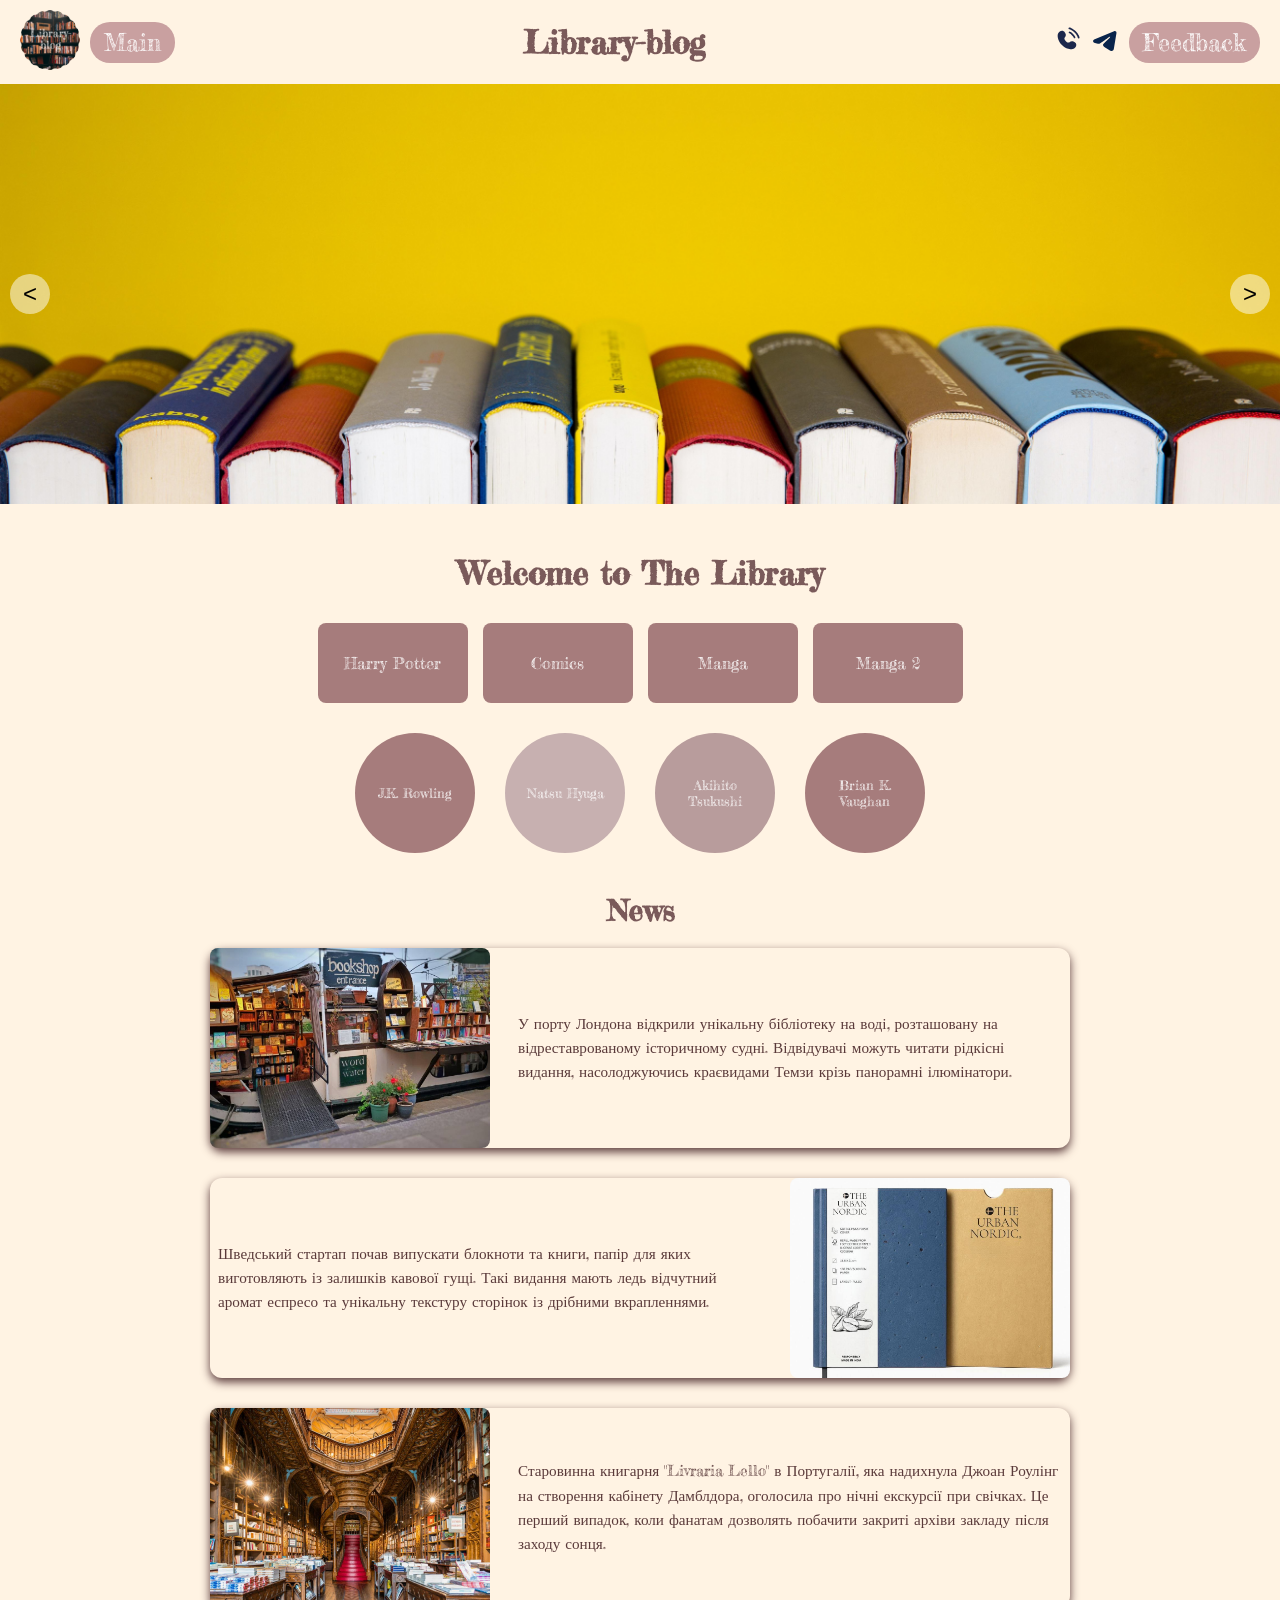
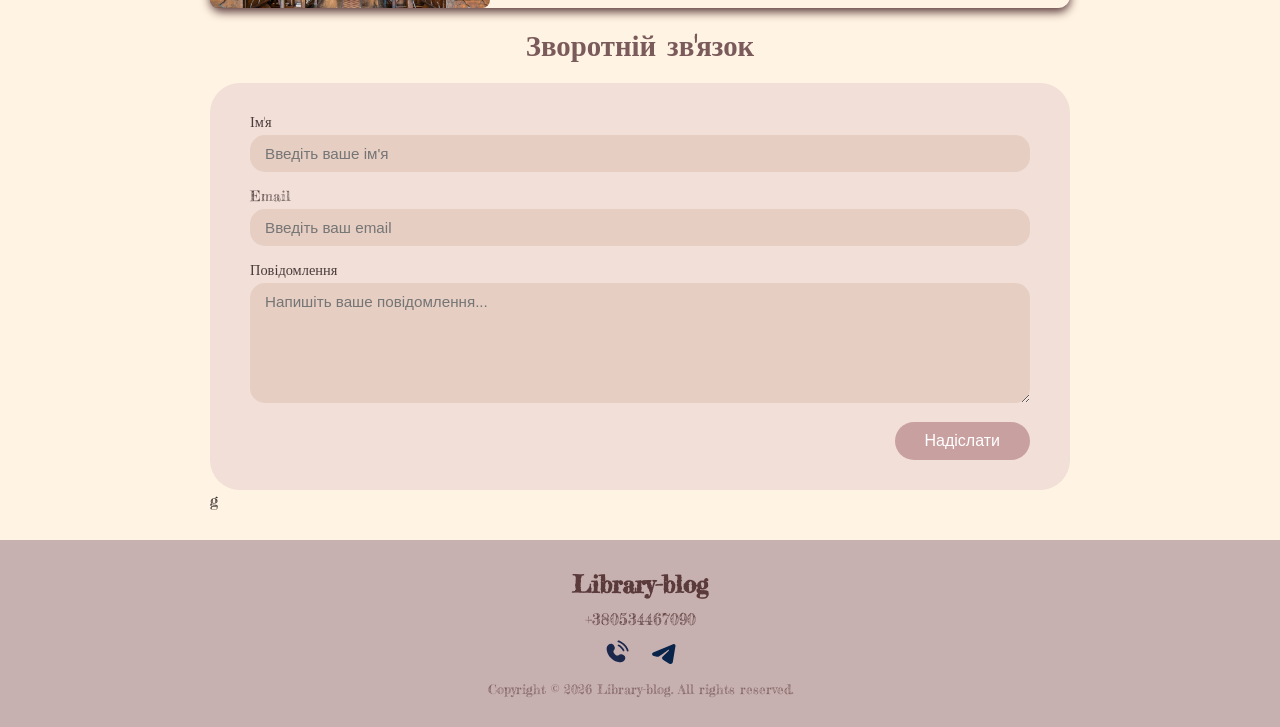
<file: index.html>
<!DOCTYPE html>
<html lang="uk">

<head>
    <meta charset="UTF-8">
    <meta name="viewport" content="width=device-width, initial-scale=1.0">
    <title>Library Blog</title>
    <link rel="stylesheet" href="style.css">
    <link rel="stylesheet" href="shared.css">
    <link rel="stylesheet" href="feedbackform-style.css">
    <!-- Google tag (gtag.js) -->
    <script async src="https://www.googletagmanager.com/gtag/js?id=G-BQYMKJB9T7"></script>
    <script>
        window.dataLayer = window.dataLayer || [];
        function gtag() { dataLayer.push(arguments); }
        gtag('js', new Date());

        gtag('config', 'G-BQYMKJB9T7');
    </script>
</head>

<body>

    <header class="nav-bar">
        <div class="nav-left">
            <a href="index.html"><img src="images/logo.svg" alt="Logo" class="nav-logo"></a>
            <a href="index.html" class="nav-btn">Main</a>
        </div>
        <h1 class="nav-title">Library-blog</h1>
        <div class="nav-right">
            <a href="tel:+380534467090" class="nav-icon-link">
                <img src="images/phone.svg" alt="Телефон">
            </a>
            <a href="#" class="nav-icon-link">
                <img src="images/telegram.svg" alt="Telegram">
            </a>
            <a href="#feedback" class="nav-btn">Feedback</a>
        </div>
    </header>

    <!-- Слайдер -->
    <div class="slider">
        <button class="slider__arrow slider__arrow--left">&lt;</button>
        <div class="slider__track">
            <div class="slider__slide"><img src="images/books-slider-1.jpg" alt="Слайд 1"></div>
            <div class="slider__slide"><img src="images/slider2.jpg" alt="Слайд 2"></div>
            <div class="slider__slide"><img src="images/slider3.jpg" alt="Слайд 3"></div>
        </div>
        <button class="slider__arrow slider__arrow--right">&gt;</button>
    </div>

    <div class="container">

        <h2 class="welcome">Welcome to The Library</h2>

        <!-- Жанри — посилання на відповідні сторінки -->
        <div class="genres">
            <a href="fantasy.html" class="genre-block">Harry Potter</a>
            <a href="comics.html" class="genre-block">Comics</a>
            <a href="manga.html" class="genre-block">Manga</a>
            <a href="manga2.html" class="genre-block">Manga 2</a>
        </div>

        <!-- Автори — посилання на сторінку книги -->
        <div class="authors">
            <a href="fantasy.html" class="author-circle">J.K. Rowling</a>
            <a href="manga.html" class="author-circle">Natsu Hyuga</a>
            <a href="manga2.html" class="author-circle">Akihito Tsukushi</a>
            <a href="comics.html" class="author-circle">Brian K. Vaughan</a>
        </div>

        <!-- Новини -->
        <h2 class="news-title">News</h2>
        <div class="news-section">

            <div class="square_news">
                <div class="img_news"><img src="images/book_shop1.jpg" alt="Новина 1"></div>
                <p class="text">У порту Лондона відкрили унікальну бібліотеку на воді,
                    розташовану на відреставрованому історичному судні.
                    Відвідувачі можуть читати рідкісні видання, насолоджуючись краєвидами
                    Темзи крізь панорамні ілюмінатори.</p>
            </div>

            <div class="square_news">
                <p class="text">Шведський стартап почав випускати блокноти та книги, папір для яких виготовляють із
                    залишків кавової гущі.
                    Такі видання мають ледь відчутний аромат еспресо та унікальну текстуру сторінок із дрібними
                    вкрапленнями.</p>
                <div class="img_news"><img src="images/book_cover.jpg" alt="Новина 2"></div>
            </div>

            <div class="square_news">
                <div class="img_news"><img src="images/library1.jpg" alt="Новина 3"></div>
                <p class="text">Старовинна книгарня "Livraria Lello" в Португалії, яка надихнула Джоан Роулінг на
                    створення кабінету Дамблдора, оголосила про нічні екскурсії при свічках. Це перший випадок, коли
                    фанатам дозволять побачити закриті архіви закладу після заходу сонця.</p>
            </div>

        </div>
    </div>

    <section class="feedback-section" id="feedback">
        <h2>Зворотній зв'язок</h2>
        <div class="feedback-form">

            <div>
                <label for="name">Ім'я</label>
                <input type="text" id="name" placeholder="Введіть ваше ім'я">
            </div>

            <div>
                <label for="email">Email</label>
                <input type="email" id="email" placeholder="Введіть ваш email">
            </div>

            <div>
                <label for="message">Повідомлення</label>
                <textarea id="message" placeholder="Напишіть ваше повідомлення..."></textarea>
            </div>

            <button type="button">Надіслати</button>
        </div>g
    </section>

    <footer>
        <div class="end">
            <h2 class="ending">Library-blog</h2>
            <a href="tel:+380534467090">+380534467090</a>
            <div class="footer-icons">
                <div class="img-logos"><img src="images/phone.svg" alt="Телефон"></div>
                <div class="img-logos"><img src="images/telegram.svg" alt="Telegram"></div>
            </div>
            <p class="ending2">Copyright © 2026 Library-blog. All rights reserved.</p>
        </div>
    </footer>

    <script src="main.js"></script>
</body>

</html>
</file>
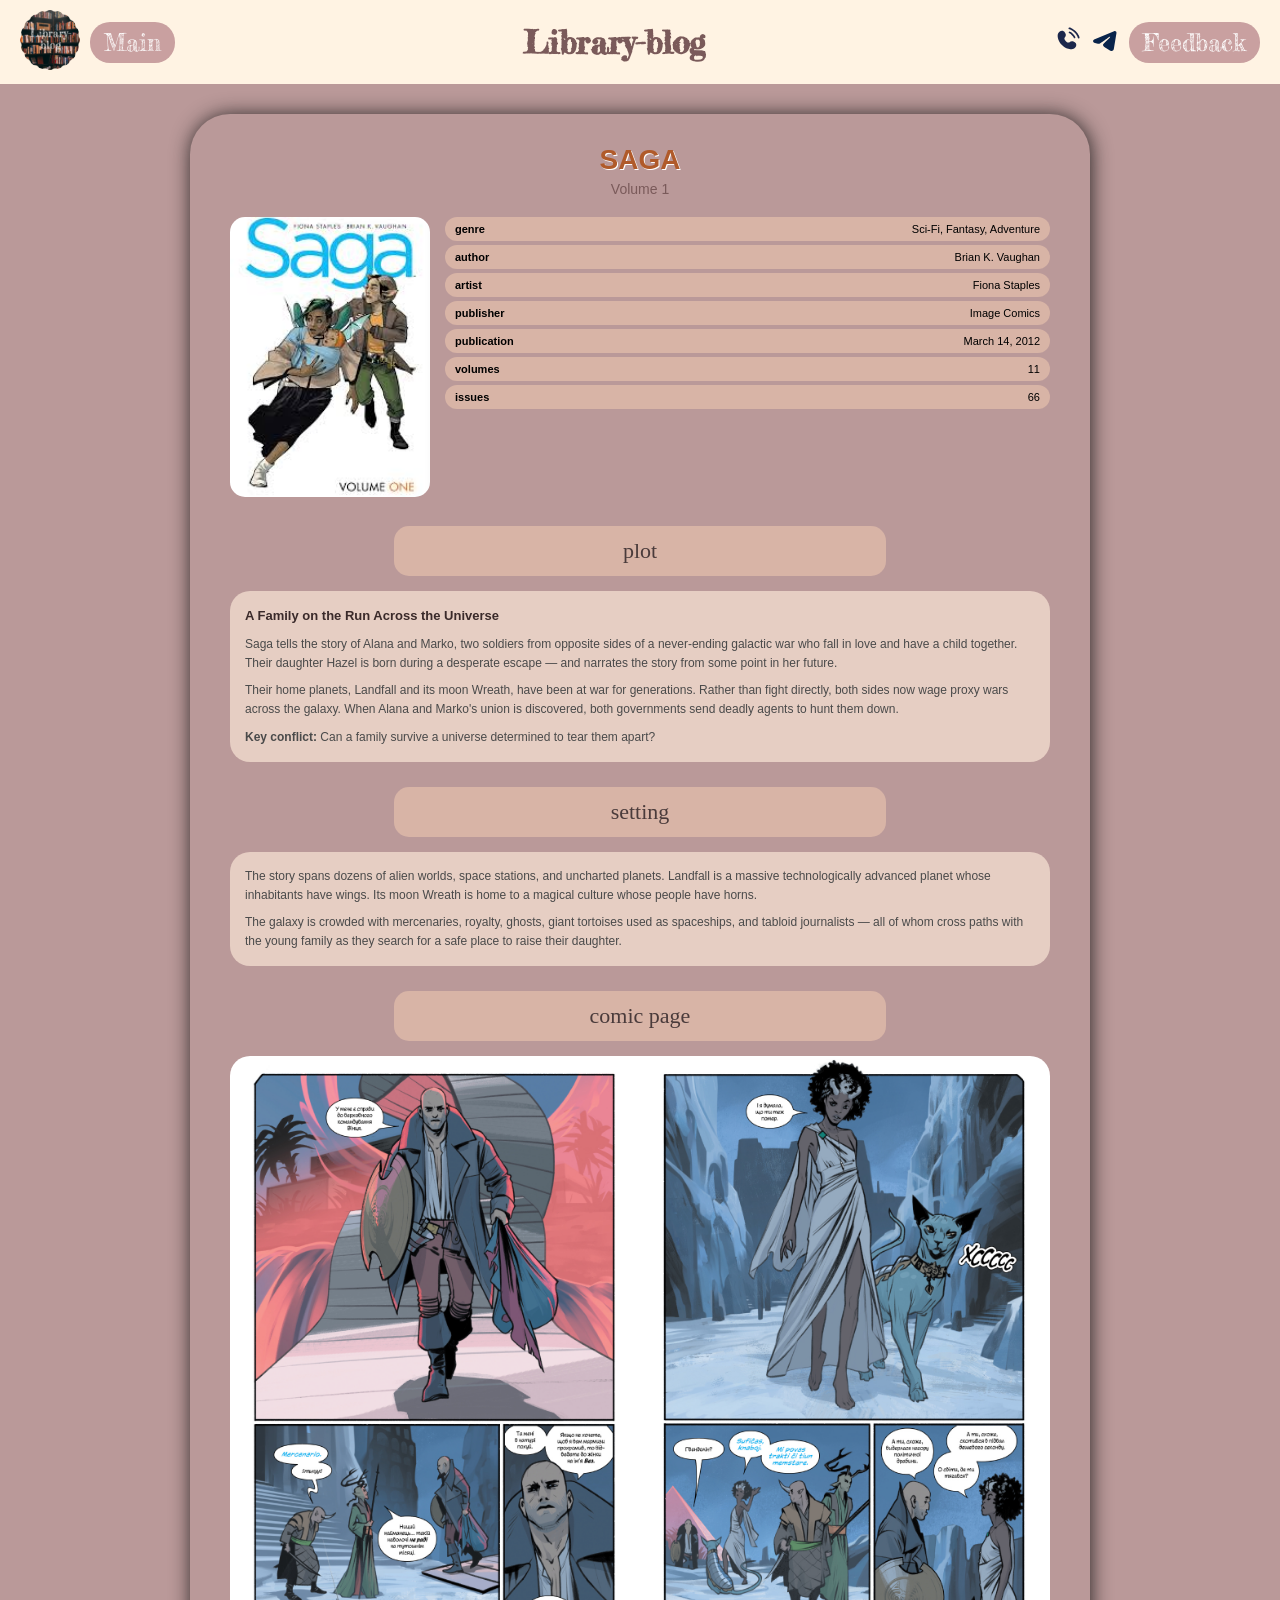
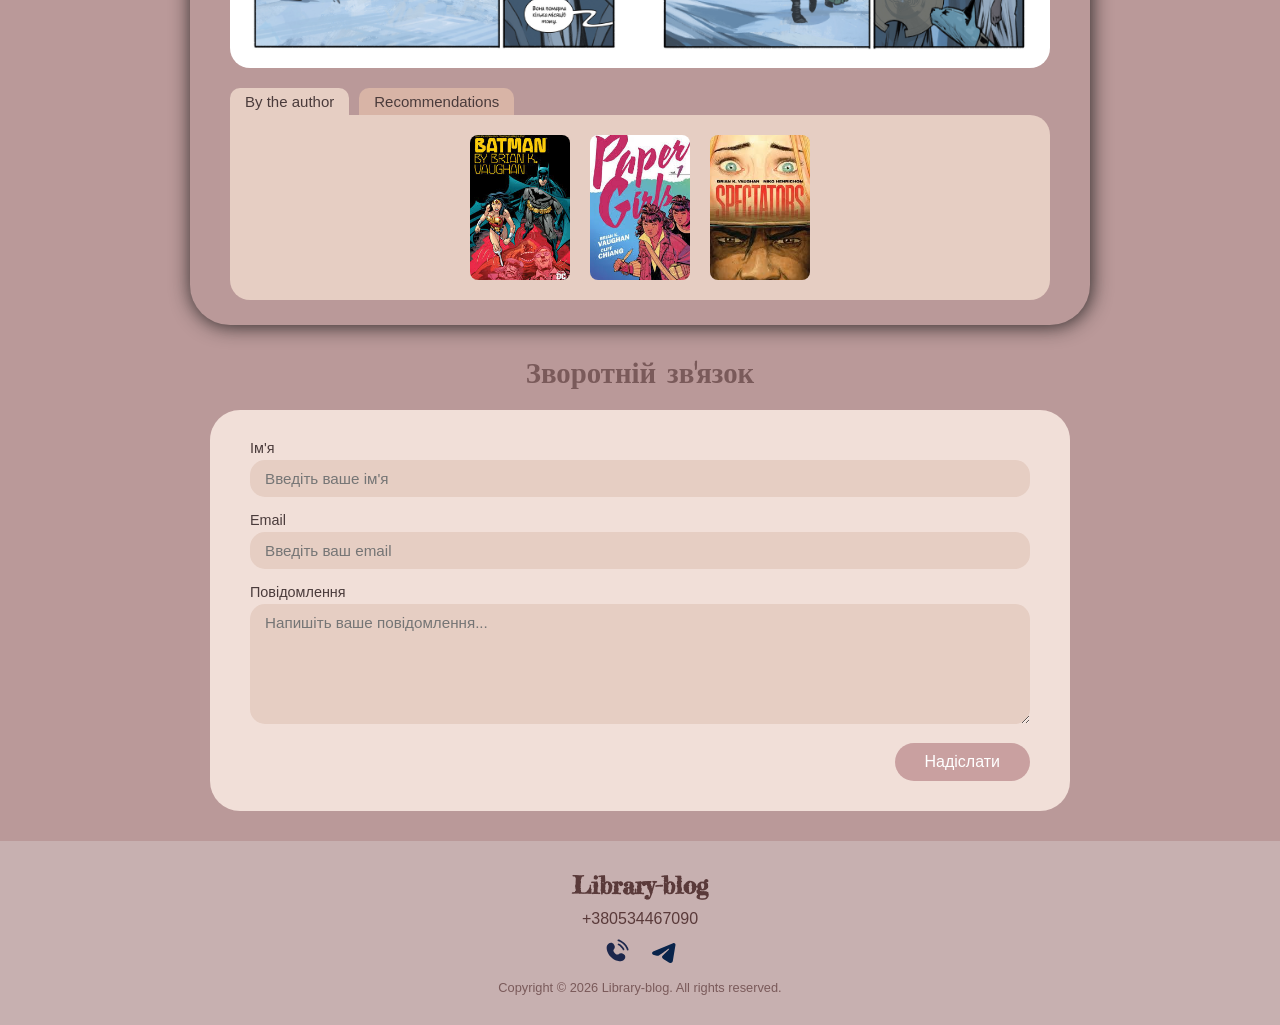
<file: comics.html>
<!DOCTYPE html>
<html lang="uk">

<head>
    <meta charset="UTF-8">
    <meta name="viewport" content="width=device-width, initial-scale=1.0">
    <title>Library Blog — Saga</title>
    <link rel="stylesheet" href="style-books.css">
    <link rel="stylesheet" href="shared.css">
    <link rel="stylesheet" href="feedbackform-style.css">
</head>

<body>

    <!-- HEADER -->
    <header class="nav-bar">
        <div class="nav-left">
            <a href="index.html"><img src="images/logo.svg" alt="Logo" class="nav-logo"></a>
            <a href="index.html" class="nav-btn">Main</a>
        </div>
        <h1 class="nav-title">Library-blog</h1>
        <div class="nav-right">
            <a href="tel:+380534467090" class="nav-icon-link">
                <img src="images/phone.svg" alt="Телефон">
            </a>
            <a href="#" class="nav-icon-link">
                <img src="images/telegram.svg" alt="Telegram">
            </a>
            <a href="#feedback" class="nav-btn">Feedback</a>
        </div>
    </header>

    <!-- CONTENT -->
    <div class="page-wrapper">

        <div class="page-header">
            <h2 class="main-title" style="color: #b05a2a;">SAGA</h2>
            <p class="sub-title">Volume 1</p>
        </div>

        <div class="hero-section">
            <div class="cover-art">
                <img src="images/saga.jpg" alt="Saga Cover">
            </div>
            <div class="details-table">
                <div class="row"><strong>genre</strong> <span>Sci-Fi, Fantasy, Adventure</span></div>
                <div class="row"><strong>author</strong> <span>Brian K. Vaughan</span></div>
                <div class="row"><strong>artist</strong> <span>Fiona Staples</span></div>
                <div class="row"><strong>publisher</strong> <span>Image Comics</span></div>
                <div class="row"><strong>publication</strong> <span>March 14, 2012</span></div>
                <div class="row"><strong>volumes</strong> <span>11</span></div>
                <div class="row"><strong>issues</strong> <span>66</span></div>
            </div>
        </div>

        <h2 class="ribbon-title">plot</h2>
        <div class="content-card">
            <h3>A Family on the Run Across the Universe</h3>
            <p>Saga tells the story of Alana and Marko, two soldiers from opposite sides of a never-ending
                galactic war who fall in love and have a child together. Their daughter Hazel is born during
                a desperate escape — and narrates the story from some point in her future.</p>
            <p style="margin-top: 8px;">Their home planets, Landfall and its moon Wreath, have been at war for
                generations.
                Rather than fight directly, both sides now wage proxy wars across the galaxy.
                When Alana and Marko's union is discovered, both governments send deadly agents to hunt them down.</p>
            <p style="margin-top: 8px;"><strong>Key conflict:</strong> Can a family survive a universe determined to
                tear them apart?</p>
        </div>

        <h2 class="ribbon-title">setting</h2>
        <div class="content-card">
            <p>The story spans dozens of alien worlds, space stations, and uncharted planets.
                Landfall is a massive technologically advanced planet whose inhabitants have wings.
                Its moon Wreath is home to a magical culture whose people have horns.</p>
            <p style="margin-top: 8px;">The galaxy is crowded with mercenaries, royalty, ghosts, giant tortoises used as
                spaceships, and tabloid journalists — all of whom cross paths with the young family
                as they search for a safe place to raise their daughter.</p>
        </div>

        <h2 class="ribbon-title">comic page</h2>
        <div class="pages-preview">
            <img src="images/saga-page.jpg" alt="Saga Comic Page">
        </div>

        <div class="tabs">
            <span class="tab active" data-tab="author">By the author</span>
            <span class="tab" data-tab="recommendations">Recommendations</span>
        </div>

        <div class="books-panel" id="tab-author">
            <img src="images\comics_author.jpg" alt="By the author 1">
            <img src="images\comics_author2.jpg" alt="By the author 2">
            <img src="images\comics_author3.jpg" alt="By the author 3">
        </div>

        <div class="books-panel hidden" id="tab-recommendations">
            <img src="images\comics_rec1.jpg" alt="Recommendation 1">
            <img src="images\comics1.jpg" alt="Recommendation 2">
            <img src="images\comics2.jpg" alt="Recommendation 3">
            <img src="images\comics3.jpg" alt="Recommendation 3">
        </div>

    </div>

    <!-- FEEDBACK FORM -->
    <section class="feedback-section" id="feedback">
        <h2>Зворотній зв'язок</h2>
        <div class="feedback-form">

            <div>
                <label for="name">Ім'я</label>
                <input type="text" id="name" placeholder="Введіть ваше ім'я">
            </div>

            <div>
                <label for="email">Email</label>
                <input type="email" id="email" placeholder="Введіть ваш email">
            </div>

            <div>
                <label for="message">Повідомлення</label>
                <textarea id="message" placeholder="Напишіть ваше повідомлення..."></textarea>
            </div>

            <button type="button">Надіслати</button>

        </div>
    </section>

    <!-- FOOTER -->
    <footer>
        <div class="end">
            <h2 class="ending">Library-blog</h2>
            <a href="tel:+380534467090">+380534467090</a>
            <div class="footer-icons">
                <div class="img-logos"><img src="images/phone.svg" alt="Телефон"></div>
                <div class="img-logos"><img src="images/telegram.svg" alt="Telegram"></div>
            </div>
            <p class="ending2">Copyright © 2026 Library-blog. All rights reserved.</p>
        </div>
    </footer>
    <script src="main.js"></script>
</body>

</html>
</file>
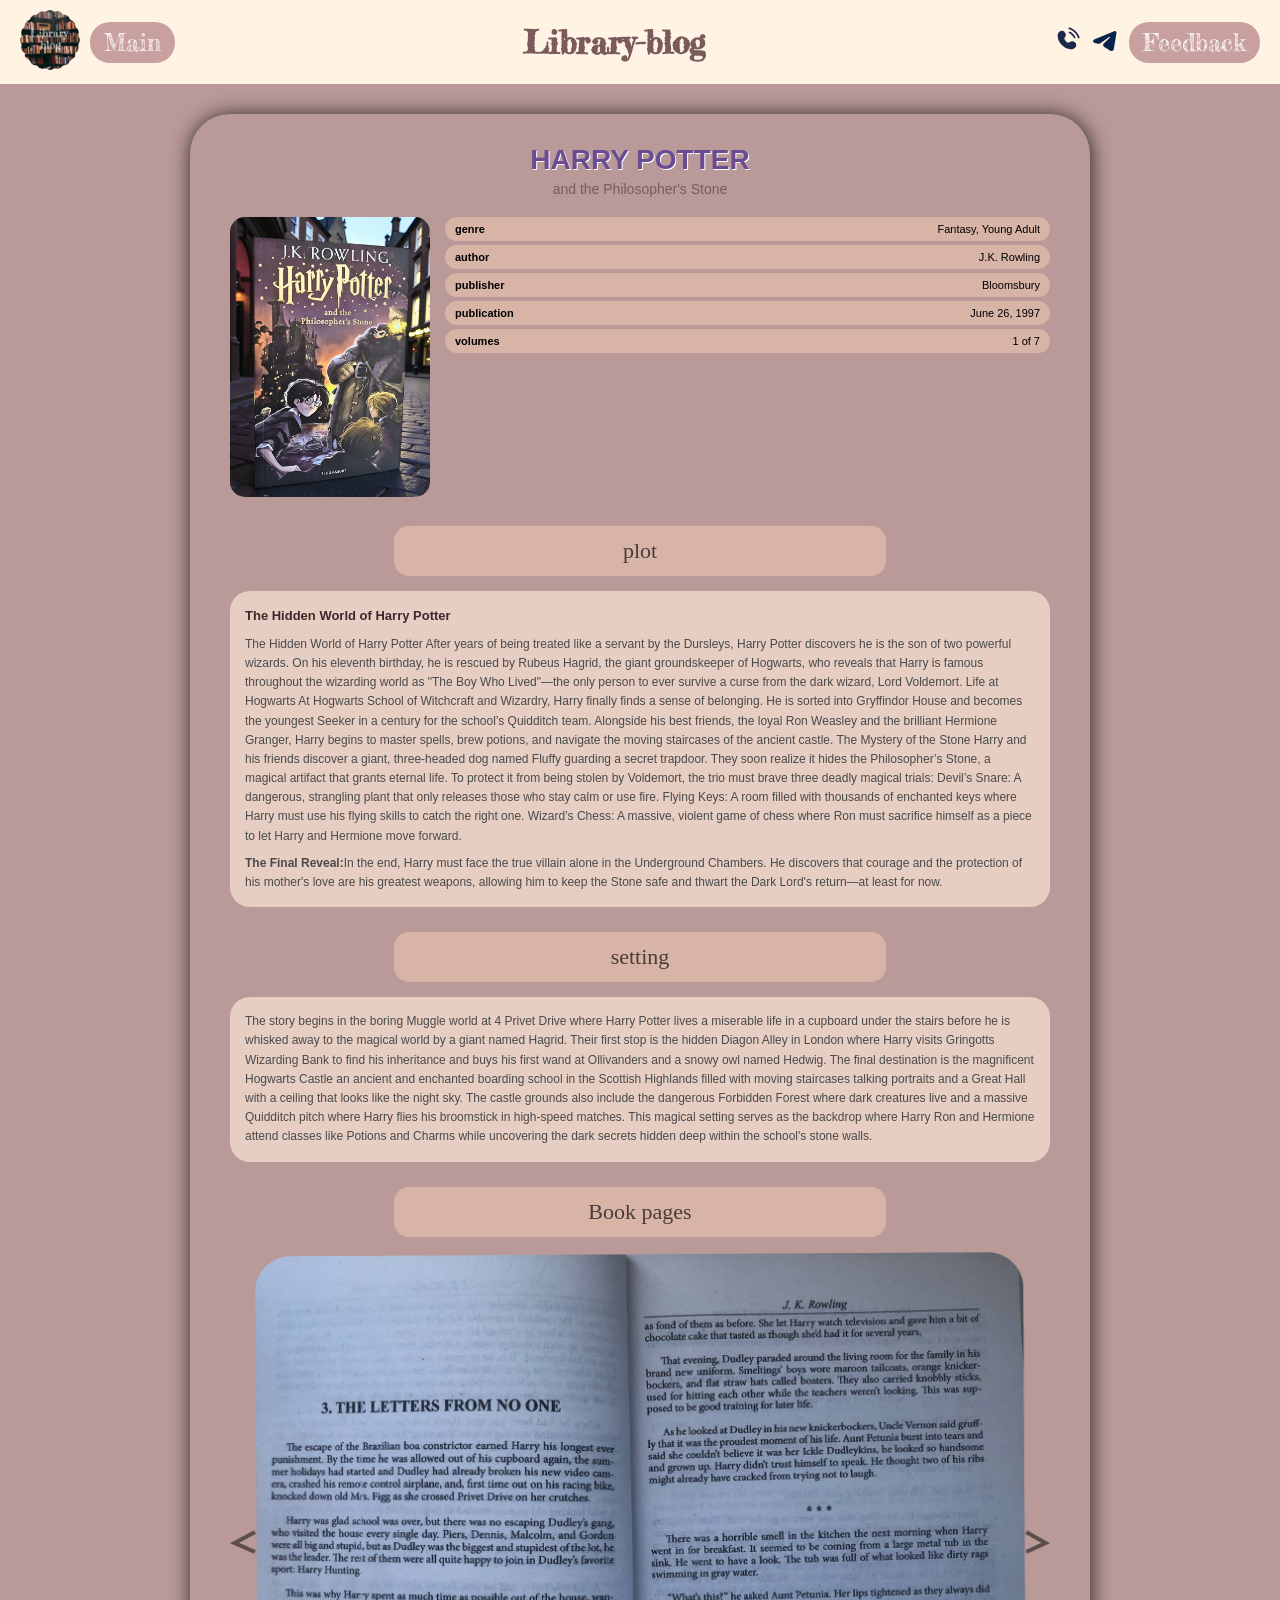
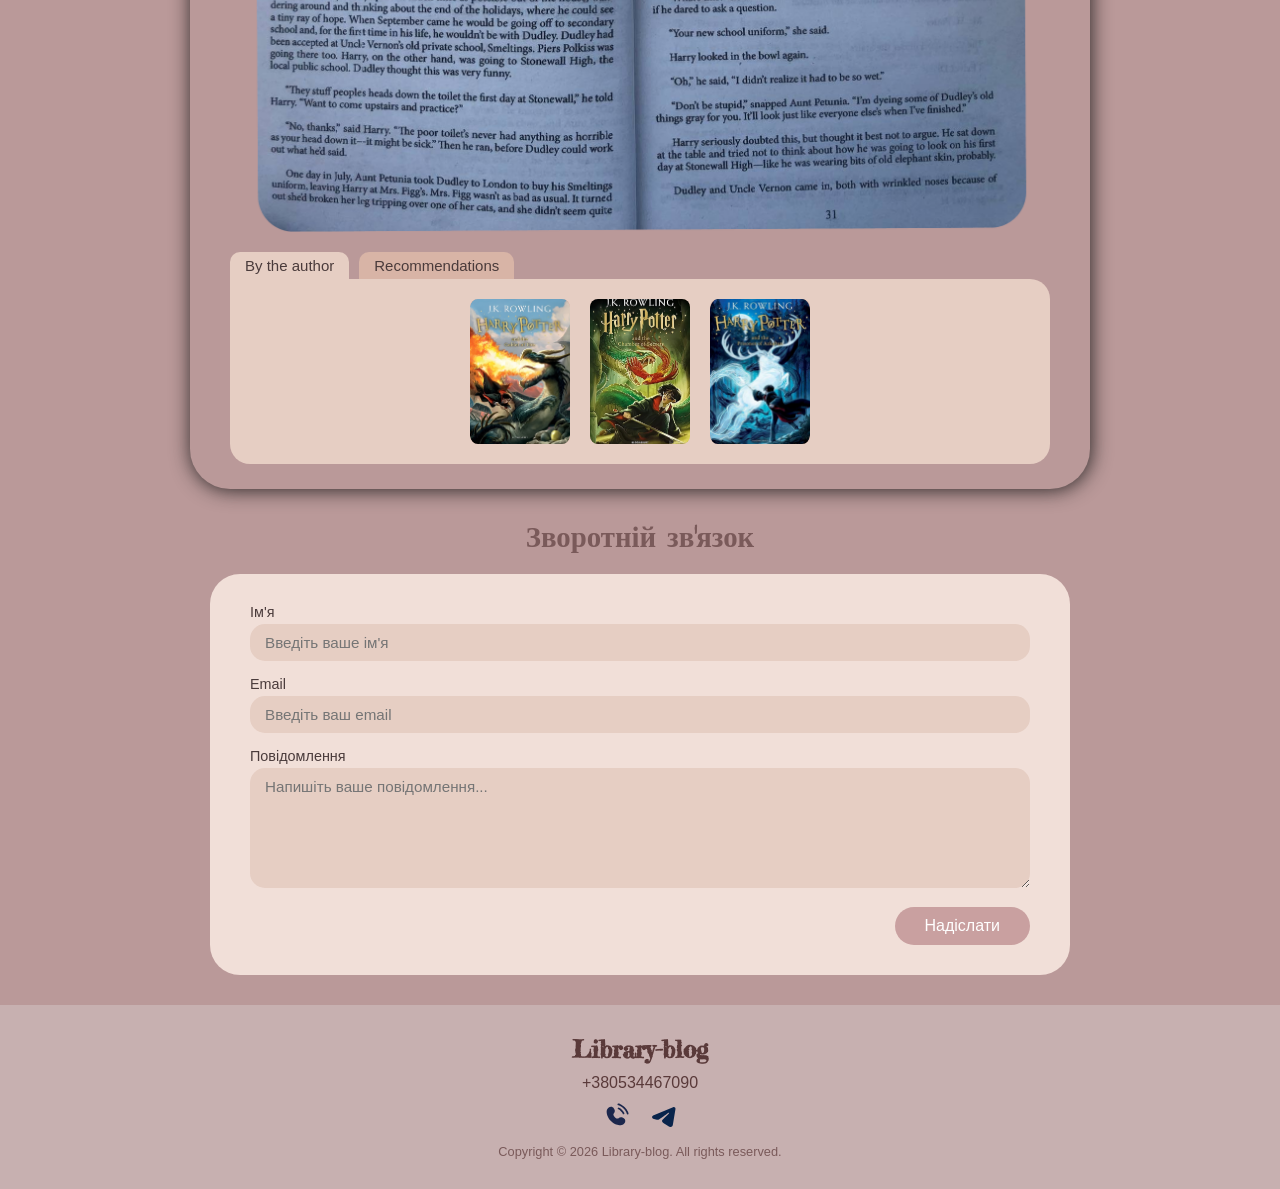
<file: fantasy.html>
<!DOCTYPE html>
<html lang="uk">

<head>
    <meta charset="UTF-8">
    <meta name="viewport" content="width=device-width, initial-scale=1.0">
    <title>Library Blog — Harry Potter</title>
    <link rel="stylesheet" href="style-books.css">
    <link rel="stylesheet" href="shared.css">
    <link rel="stylesheet" href="feedbackform-style.css">
</head>

<body>
    <header class="nav-bar">
        <div class="nav-left">
            <a href="index.html"><img src="images/logo.svg" alt="Logo" class="nav-logo"></a>
            <a href="index.html" class="nav-btn">Main</a>
        </div>
        <h1 class="nav-title">Library-blog</h1>
        <div class="nav-right">
            <a href="tel:+380534467090" class="nav-icon-link">
                <img src="images/phone.svg" alt="Телефон">
            </a>
            <a href="#" class="nav-icon-link">
                <img src="images/telegram.svg" alt="Telegram">
            </a>
            <a href="#feedback" class="nav-btn">Feedback</a>
        </div>
    </header>

    <div class="page-wrapper">
        <div class="page-header">
            <h2 class="main-title" style="color: #6a4c93;">HARRY POTTER</h2>
            <p class="sub-title">and the Philosopher's Stone</p>
        </div>

        <div class="hero-section">
            <div class="cover-art">
                <img src="images/harry.png" alt="Harry Potter Cover">
            </div>
            <div class="details-table">
                <div class="row"><strong>genre</strong> <span>Fantasy, Young Adult</span></div>
                <div class="row"><strong>author</strong> <span>J.K. Rowling</span></div>
                <div class="row"><strong>publisher</strong> <span>Bloomsbury</span></div>
                <div class="row"><strong>publication</strong> <span>June 26, 1997</span></div>
                <div class="row"><strong>volumes</strong> <span>1 of 7</span></div>
            </div>
        </div>

        <h2 class="ribbon-title">plot</h2>
        <div class="content-card">
            <h3>The Hidden World of Harry Potter</h3>
            <p>The Hidden World of Harry Potter
                After years of being treated like a servant by the Dursleys, Harry Potter discovers he is the son of two
                powerful wizards. On his eleventh birthday, he is rescued by Rubeus Hagrid, the giant groundskeeper of
                Hogwarts, who reveals that Harry is famous throughout the wizarding world as "The Boy Who Lived"—the
                only person to ever survive a curse from the dark wizard, Lord Voldemort.
                Life at Hogwarts
                At Hogwarts School of Witchcraft and Wizardry, Harry finally finds a sense of belonging. He is sorted
                into Gryffindor House and becomes the youngest Seeker in a century for the school’s Quidditch team.
                Alongside his best friends, the loyal Ron Weasley and the brilliant Hermione Granger, Harry begins to
                master spells, brew potions, and navigate the moving staircases of the ancient castle.
                The Mystery of the Stone
                Harry and his friends discover a giant, three-headed dog named Fluffy guarding a secret trapdoor. They
                soon realize it hides the Philosopher’s Stone, a magical artifact that grants eternal life. To protect
                it from being stolen by Voldemort, the trio must brave three deadly magical trials:
                Devil’s Snare: A dangerous, strangling plant that only releases those who stay calm or use fire.
                Flying Keys: A room filled with thousands of enchanted keys where Harry must use his flying skills to
                catch the right one.
                Wizard’s Chess: A massive, violent game of chess where Ron must sacrifice himself as a piece to let
                Harry and Hermione move forward.</p>
            <p style="margin-top: 8px;"><strong>The Final Reveal:</strong>In the end, Harry must face the true villain
                alone in the Underground Chambers. He discovers that courage and the protection of his mother's love are
                his greatest weapons, allowing him to keep the Stone safe and thwart the Dark Lord's return—at least for
                now.
            </p>
        </div>

        <h2 class="ribbon-title">setting</h2>
        <div class="content-card">
            <p>The story begins in the boring Muggle world at 4 Privet Drive where Harry Potter lives a miserable life
                in a cupboard under the stairs before he is whisked away to the magical world by a giant named Hagrid.
                Their first stop is the hidden Diagon Alley in London where Harry visits Gringotts Wizarding Bank to
                find his inheritance and buys his first wand at Ollivanders and a snowy owl named Hedwig. The final
                destination is the magnificent Hogwarts Castle an ancient and enchanted boarding school in the Scottish
                Highlands filled with moving staircases talking portraits and a Great Hall with a ceiling that looks
                like the night sky. The castle grounds also include the dangerous Forbidden Forest where dark creatures
                live and a massive Quidditch pitch where Harry flies his broomstick in high-speed matches. This magical
                setting serves as the backdrop where Harry Ron and Hermione attend classes like Potions and Charms while
                uncovering the dark secrets hidden deep within the school's stone walls.</p>
        </div>

        <h2 class="ribbon-title">Book pages</h2>
        <div class="pages-preview">
            <img src="images/harry_book_pages.png" alt="harry">
        </div>

        <div class="tabs">
            <span class="tab active" data-tab="author">By the author</span>
            <span class="tab" data-tab="recommendations">Recommendations</span>
        </div>

        <div class="books-panel" id="tab-author">
            <img src="images\fantasy_author1.png" alt="By the author 1">
            <img src="images\fantasy_author2.png" alt="By the author 2">
            <img src="images\fantasy_author3.png" alt="By the author 3">
        </div>

        <div class="books-panel hidden" id="tab-recommendations">
            <img src="images\fantasy_rec1.png" alt="Recommendation 1">
            <img src="images\fantasy_rec2.png" alt="Recommendation 2">
            <img src="images\fantasy_rec3.png" alt="Recommendation 3">
        </div>

    </div>
    <!-- FEEDBACK FORM -->
    <section class="feedback-section" id="feedback">
        <h2>Зворотній зв'язок</h2>
        <div class="feedback-form">

            <div>
                <label for="name">Ім'я</label>
                <input type="text" id="name" placeholder="Введіть ваше ім'я">
            </div>

            <div>
                <label for="email">Email</label>
                <input type="email" id="email" placeholder="Введіть ваш email">
            </div>

            <div>
                <label for="message">Повідомлення</label>
                <textarea id="message" placeholder="Напишіть ваше повідомлення..."></textarea>
            </div>

            <button type="button">Надіслати</button>

        </div>
    </section>

    <footer>
        <div class="end">
            <h2 class="ending">Library-blog</h2>
            <a href="tel:+380534467090">+380534467090</a>
            <div class="footer-icons">
                <div class="img-logos"><img src="images/phone.svg" alt="Телефон"></div>
                <div class="img-logos"><img src="images/telegram.svg" alt="Telegram"></div>
            </div>
            <p class="ending2">Copyright © 2026 Library-blog. All rights reserved.</p>
        </div>
    </footer>
    <script src="main.js"></script>
</body>

</html>
</file>
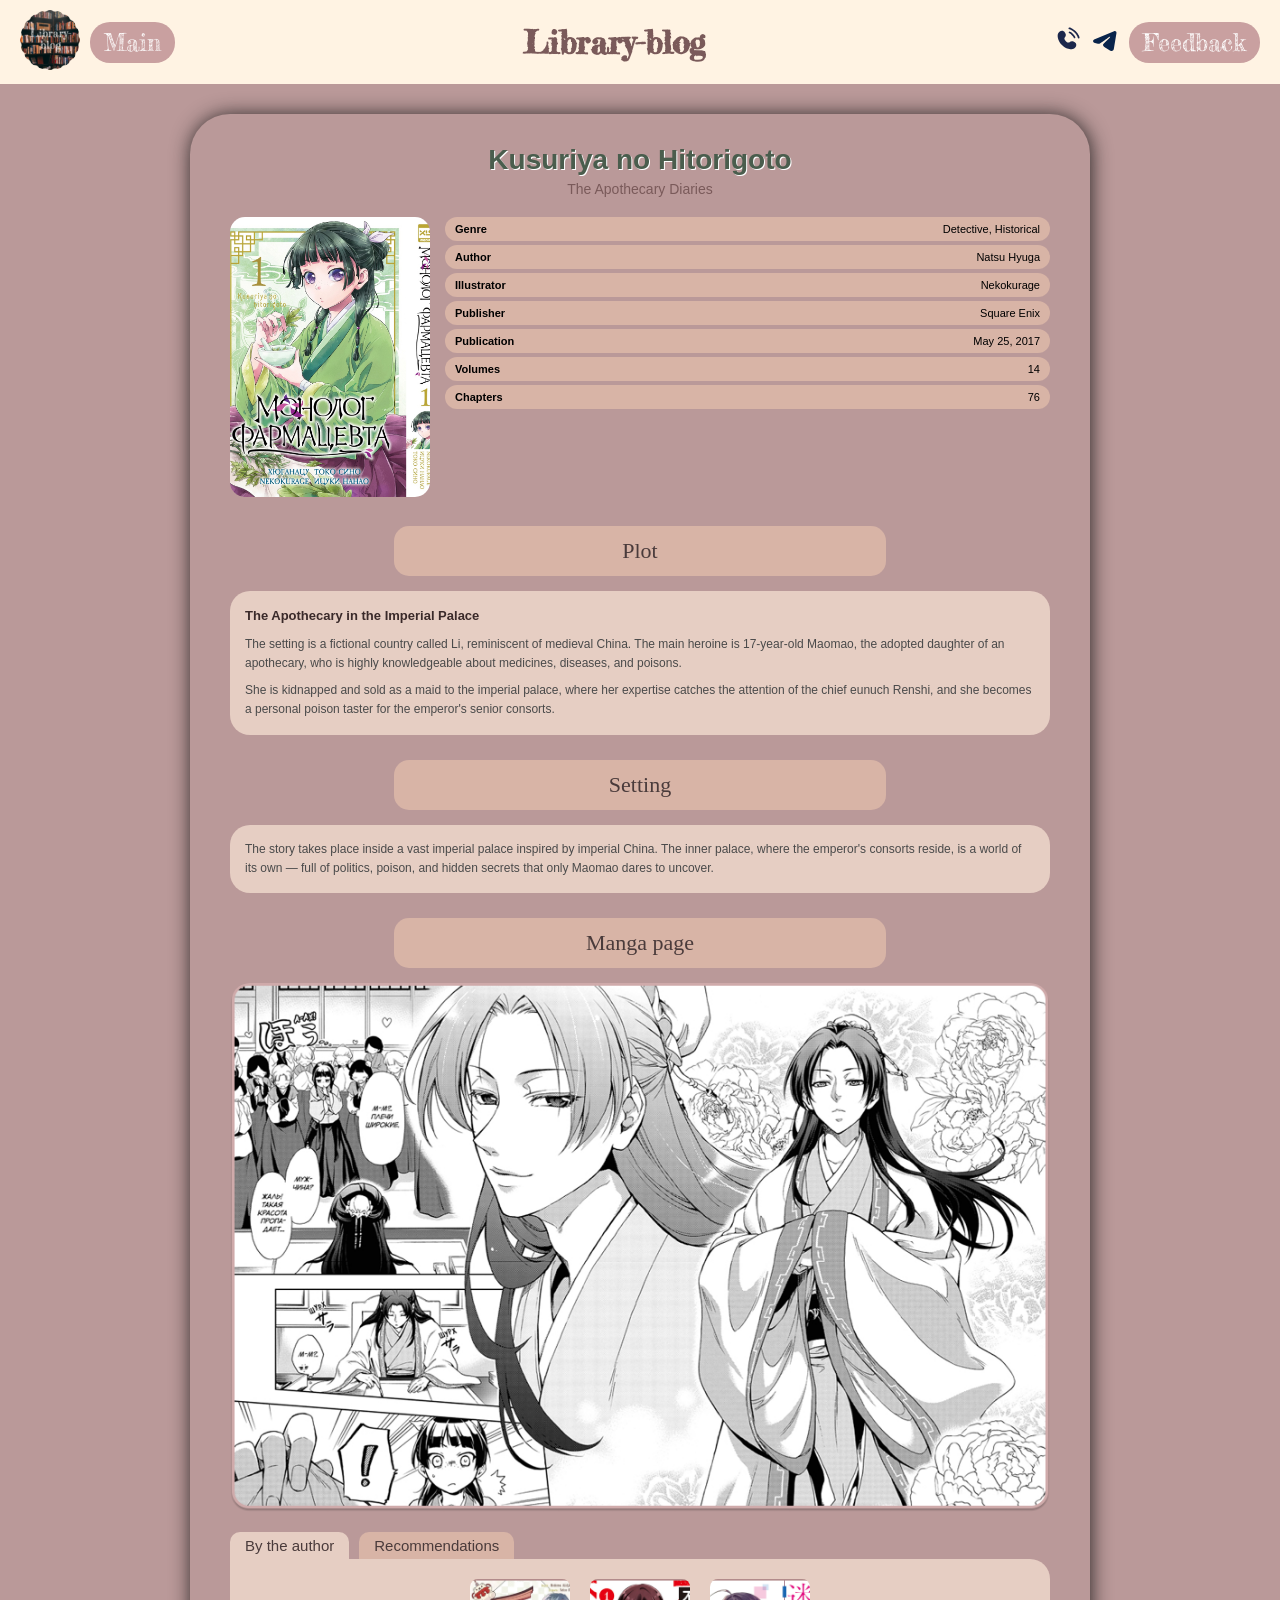
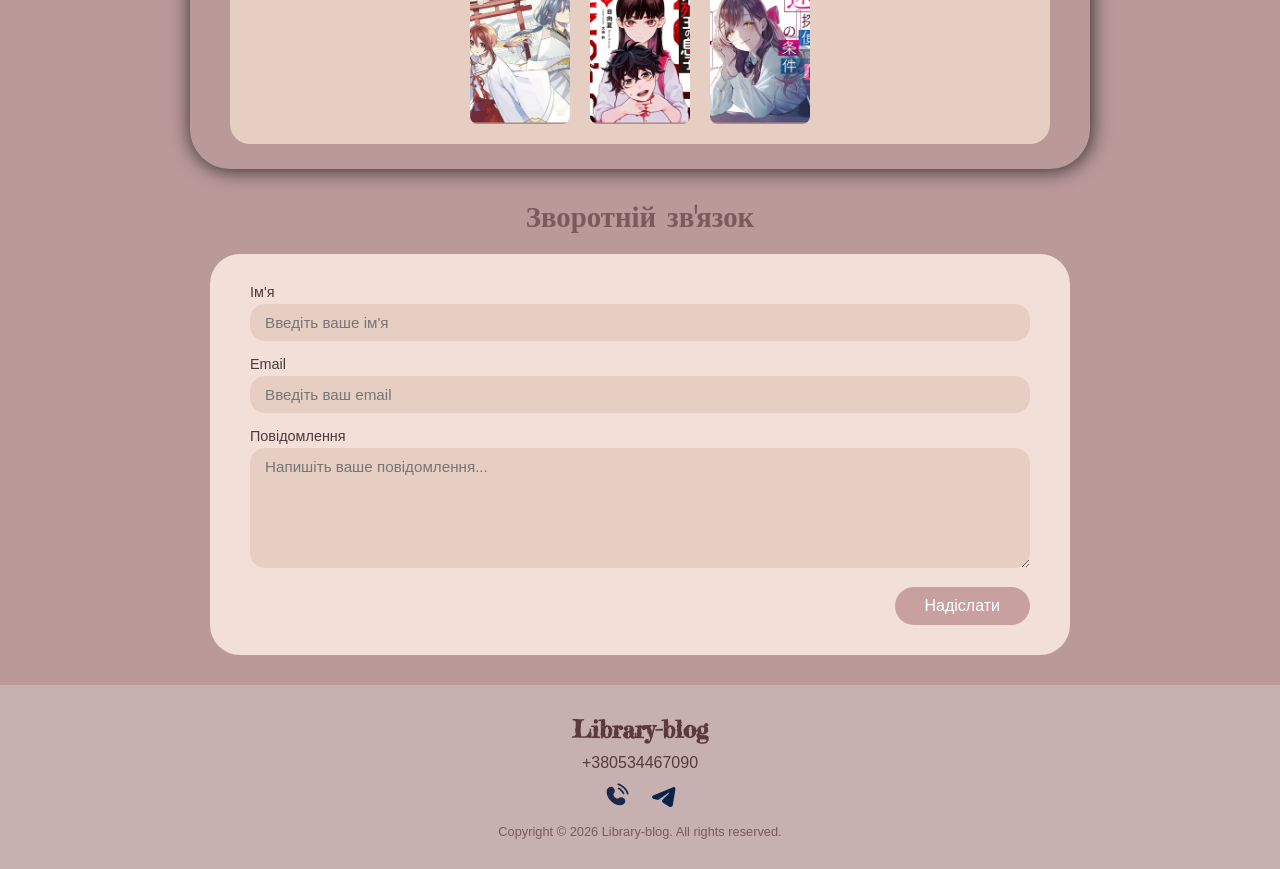
<file: manga.html>
<!DOCTYPE html>
<html lang="uk">

<head>
    <meta charset="UTF-8">
    <meta name="viewport" content="width=device-width, initial-scale=1.0">
    <title>Library Blog — Kusuriya no Hitorigoto</title>
    <link rel="stylesheet" href="style-books.css">
    <link rel="stylesheet" href="shared.css">
    <link rel="stylesheet" href="feedbackform-style.css">
</head>

<body>

    <header class="nav-bar">
        <div class="nav-left">
            <a href="index.html"><img src="images/logo.svg" alt="Logo" class="nav-logo"></a>
            <a href="index.html" class="nav-btn">Main</a>
        </div>
        <h1 class="nav-title">Library-blog</h1>
        <div class="nav-right">
            <a href="tel:+380534467090" class="nav-icon-link">
                <img src="images/phone.svg" alt="Телефон">
            </a>
            <a href="#" class="nav-icon-link">
                <img src="images/telegram.svg" alt="Telegram">
            </a>
            <a href="#feedback" class="nav-btn">Feedback</a>
        </div>
    </header>

    <div class="page-wrapper">

        <div class="page-header">
            <h2 class="main-title" style="color: #4a5d4d;">Kusuriya no Hitorigoto</h2>
            <p class="sub-title">The Apothecary Diaries</p>
        </div>

        <div class="hero-section">
            <div class="cover-art">
                <img src="images/manga.png" alt="Kusuriya no Hitorigoto Cover">
            </div>
            <div class="details-table">
                <div class="row"><strong>Genre</strong> <span>Detective, Historical</span></div>
                <div class="row"><strong>Author</strong> <span>Natsu Hyuga</span></div>
                <div class="row"><strong>Illustrator</strong> <span>Nekokurage</span></div>
                <div class="row"><strong>Publisher</strong> <span>Square Enix</span></div>
                <div class="row"><strong>Publication</strong> <span>May 25, 2017</span></div>
                <div class="row"><strong>Volumes</strong> <span>14</span></div>
                <div class="row"><strong>Chapters</strong> <span>76</span></div>
            </div>
        </div>

        <h2 class="ribbon-title">Plot</h2>
        <div class="content-card">
            <h3>The Apothecary in the Imperial Palace</h3>
            <p>The setting is a fictional country called Li, reminiscent of medieval China. The main heroine is
                17-year-old Maomao, the adopted daughter of an apothecary, who is highly knowledgeable about
                medicines, diseases, and poisons.</p>
            <p style="margin-top: 8px;">She is kidnapped and sold as a maid to the imperial palace, where her expertise
                catches the attention of the chief eunuch Renshi, and she becomes a personal poison taster
                for the emperor's senior consorts.</p>
        </div>

        <h2 class="ribbon-title">Setting</h2>
        <div class="content-card">
            <p>The story takes place inside a vast imperial palace inspired by imperial China. The inner palace,
                where the emperor's consorts reside, is a world of its own — full of politics, poison, and
                hidden secrets that only Maomao dares to uncover.</p>
        </div>

        <h2 class="ribbon-title">Manga page</h2>
        <div class="pages-preview">
            <img src="images/manga_book_pages.png" alt="Manga Page">
        </div>

        <div class="tabs">
            <span class="tab active" data-tab="author">By the author</span>
            <span class="tab" data-tab="recommendations">Recommendations</span>
        </div>

        <div class="books-panel" id="tab-author">
            <img src="images\manga2-author1.png" alt="By the author 1">
            <img src="images\manga2-author2.png" alt="By the author 2">
            <img src="images\manga2-author3.png" alt="By the author 3">
        </div>

        <div class="books-panel hidden" id="tab-recommendations">
            <img src="images\manga-rec1.png" alt="Recommendation 1">
            <img src="images\manga-rec2.png" alt="Recommendation 2">
            <img src="images\manga-rec3.png" alt="Recommendation 3">
        </div>

    </div>
    <!-- FEEDBACK FORM -->
    <section class="feedback-section" id="feedback">
        <h2>Зворотній зв'язок</h2>
        <div class="feedback-form">

            <div>
                <label for="name">Ім'я</label>
                <input type="text" id="name" placeholder="Введіть ваше ім'я">
            </div>

            <div>
                <label for="email">Email</label>
                <input type="email" id="email" placeholder="Введіть ваш email">
            </div>

            <div>
                <label for="message">Повідомлення</label>
                <textarea id="message" placeholder="Напишіть ваше повідомлення..."></textarea>
            </div>

            <button type="button">Надіслати</button>

        </div>
    </section>

    <footer>
        <div class="end">
            <h2 class="ending">Library-blog</h2>
            <a href="tel:+380534467090">+380534467090</a>
            <div class="footer-icons">
                <div class="img-logos"><img src="images/phone.svg" alt="Телефон"></div>
                <div class="img-logos"><img src="images/telegram.svg" alt="Telegram"></div>
            </div>
            <p class="ending2">Copyright © 2026 Library-blog. All rights reserved.</p>
        </div>
    </footer>
    <script src="main.js"></script>
</body>

</html>
</file>
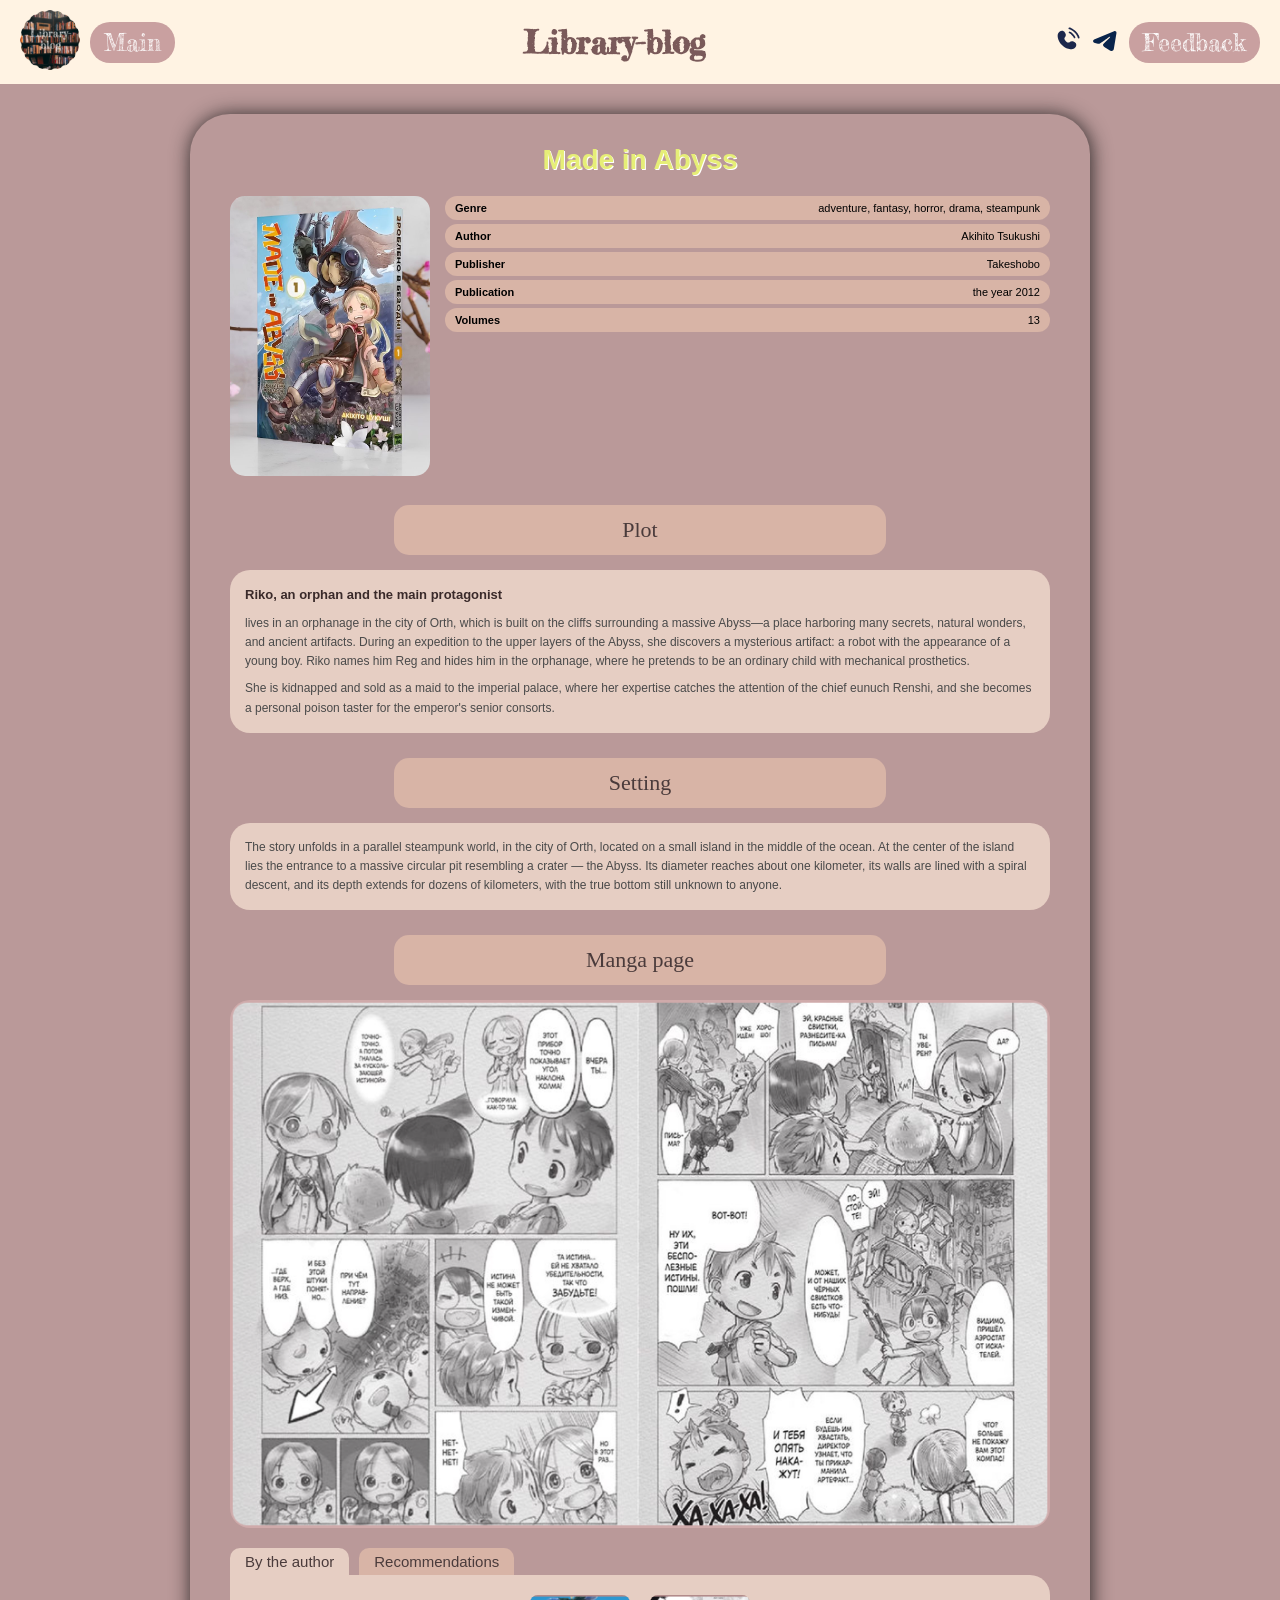
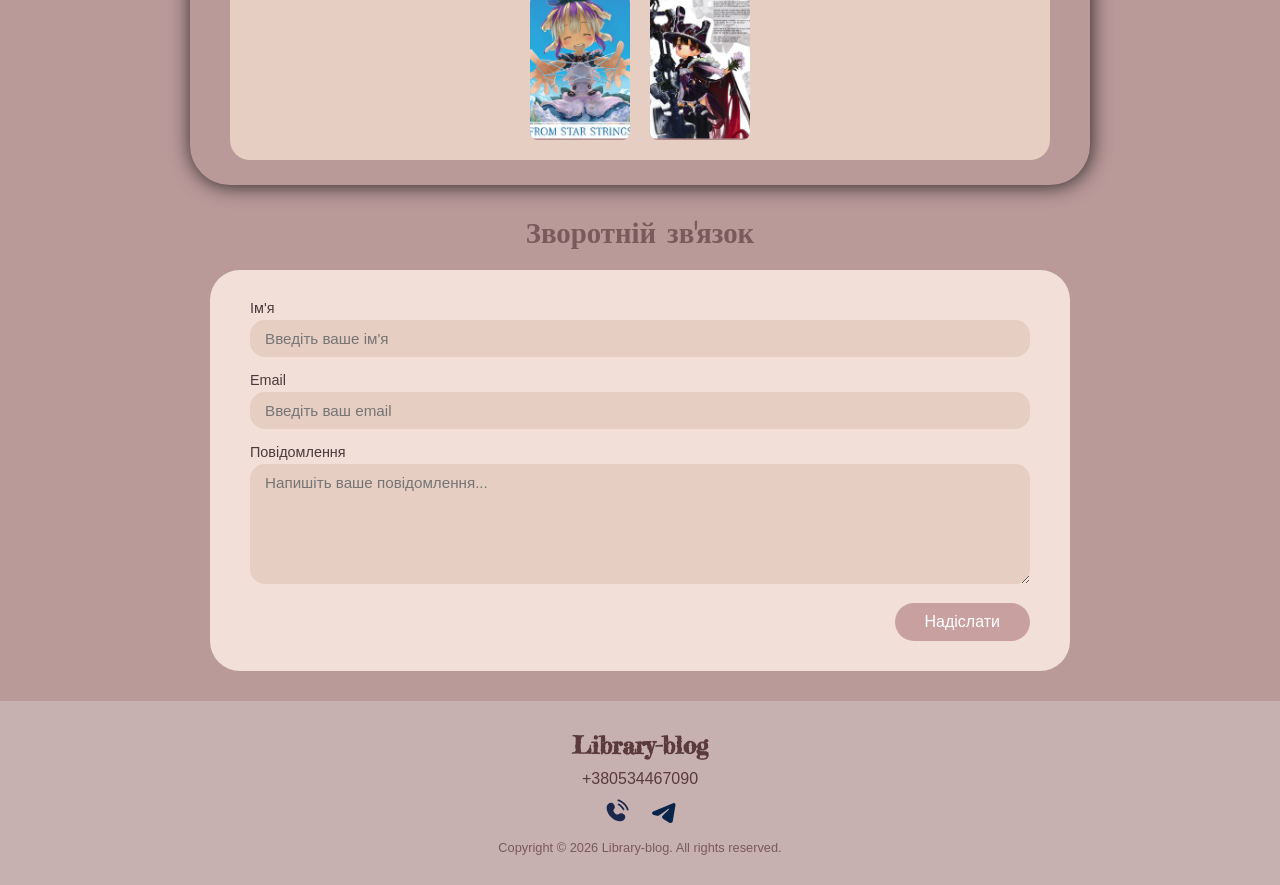
<file: manga2.html>
<!DOCTYPE html>
<html lang="uk">

<head>
    <meta charset="UTF-8">
    <meta name="viewport" content="width=device-width, initial-scale=1.0">
    <title>Library Blog — Made in Abyss</title>
    <link rel="stylesheet" href="style-books.css">
    <link rel="stylesheet" href="shared.css">
    <link rel="stylesheet" href="feedbackform-style.css">
</head>

<body>

    <header class="nav-bar">
        <div class="nav-left">
            <a href="index.html"><img src="images/logo.svg" alt="Logo" class="nav-logo"></a>
            <a href="index.html" class="nav-btn">Main</a>
        </div>
        <h1 class="nav-title">Library-blog</h1>
        <div class="nav-right">
            <a href="tel:+380534467090" class="nav-icon-link">
                <img src="images/phone.svg" alt="Телефон">
            </a>
            <a href="#" class="nav-icon-link">
                <img src="images/telegram.svg" alt="Telegram">
            </a>
            <a href="#feedback" class="nav-btn">Feedback</a>
        </div>
    </header>

    <div class="page-wrapper">

        <div class="page-header">
            <h2 class="main-title" style="color: #e6ee77;">Made in Abyss</h2>
        </div>

        <div class="hero-section">
            <div class="cover-art">
                <img src="images/manga2.png" alt="Made in Abyss Cover">
            </div>
            <div class="details-table">
                <div class="row"><strong>Genre</strong> <span>adventure, fantasy, horror, drama, steampunk</span></div>
                <div class="row"><strong>Author</strong> <span>Akihito Tsukushi</span></div>
                <div class="row"><strong>Publisher</strong> <span>Takeshobo</span></div>
                <div class="row"><strong>Publication</strong> <span>the year 2012</span></div>
                <div class="row"><strong>Volumes</strong> <span>13</span></div>
            </div>
        </div>

        <h2 class="ribbon-title">Plot</h2>
        <div class="content-card">
            <h3>Riko, an orphan and the main protagonist</h3>
            <p>lives in an orphanage in the city of Orth, which is built on the cliffs surrounding a massive Abyss—a
                place harboring many secrets, natural wonders, and ancient artifacts. During an expedition to the upper
                layers of the Abyss, she discovers a mysterious artifact: a robot with the appearance of a young boy.
                Riko names him Reg and hides him in the orphanage, where he pretends to be an ordinary child with
                mechanical prosthetics.</p>
            <p style="margin-top: 8px;">She is kidnapped and sold as a maid to the imperial palace, where her expertise
                catches the attention of the chief eunuch Renshi, and she becomes a personal poison taster
                for the emperor's senior consorts.</p>
        </div>

        <h2 class="ribbon-title">Setting</h2>
        <div class="content-card">
            <p>The story unfolds in a parallel steampunk world, in the city of Orth, located on a small island in the middle of the ocean. At the center of the island lies the entrance to a massive circular pit resembling a crater — the Abyss. Its diameter reaches about one kilometer, its walls are lined with a spiral descent, and its depth extends for dozens of kilometers, with the true bottom still unknown to anyone.</p>
        </div>

        <h2 class="ribbon-title">Manga page</h2>
        <div class="pages-preview">
            <img src="images\manga2-pages.png" alt="Manga Page">
        </div>

        <div class="tabs">
            <span class="tab active" data-tab="author">By the author</span>
            <span class="tab" data-tab="recommendations">Recommendations</span>
        </div>

        <div class="books-panel" id="tab-author">
            <img src="images\manga_2_author1.png" alt="By the author 1">
            <img src="images\manga_2_author2.png" alt="By the author 2">
        </div>

        <div class="books-panel hidden" id="tab-recommendations">
            <img src="images\manga_2_rec1.png" alt="Recommendation 1">
            <img src="images\manga_2_rec2.png" alt="Recommendation 2">
            <img src="images\manga_2_rec3.png" alt="Recommendation 3">
        </div>

    </div>
    <!-- FEEDBACK FORM -->
    <section class="feedback-section" id="feedback">
        <h2>Зворотній зв'язок</h2>
        <div class="feedback-form">

            <div>
                <label for="name">Ім'я</label>
                <input type="text" id="name" placeholder="Введіть ваше ім'я">
            </div>

            <div>
                <label for="email">Email</label>
                <input type="email" id="email" placeholder="Введіть ваш email">
            </div>

            <div>
                <label for="message">Повідомлення</label>
                <textarea id="message" placeholder="Напишіть ваше повідомлення..."></textarea>
            </div>

            <button type="button">Надіслати</button>

        </div>
    </section>

    <footer>
        <div class="end">
            <h2 class="ending">Library-blog</h2>
            <a href="tel:+380534467090">+380534467090</a>
            <div class="footer-icons">
                <div class="img-logos"><img src="images/phone.svg" alt="Телефон"></div>
                <div class="img-logos"><img src="images/telegram.svg" alt="Telegram"></div>
            </div>
            <p class="ending2">Copyright © 2026 Library-blog. All rights reserved.</p>
        </div>
    </footer>
    <script src="main.js"></script>
</body>

</html>
</file>
<file: style.css>
@import url('https://fonts.googleapis.com/css2?family=Fredericka+the+Great&display=swap');

* {
    box-sizing: border-box;
    margin: 0;
    padding: 0;
}

body {
    font-family: 'Fredericka the Great', serif;
    background-color: #fff3e3;
    color: #211919;
}

.slider {
    position: relative;
    width: 100%;
    height: 420px;
    overflow: hidden;
}

.slider__track {
    display: flex;
    transition: transform 0.4s ease;
    height: 100%;
}

.slider__slide {
    min-width: 100%;
    height: 420px;
    display: flex;
    align-items: center;
    justify-content: center;
}

.slider__slide img {
    width: 100%;
    height: 100%;
    object-fit: cover;
}

.slider__slide:nth-child(1) { background-color: #c7b0b0; }
.slider__slide:nth-child(2) { background-color: #b89c9c; }
.slider__slide:nth-child(3) { background-color: #a98888; }

.slider__arrow {
    position: absolute;
    top: 50%;
    transform: translateY(-50%);
    font-size: 24px;
    background: rgba(255, 255, 255, 0.5);
    border: none;
    cursor: pointer;
    z-index: 10;
    border-radius: 50%;
    width: 40px;
    height: 40px;
}

.slider__arrow--left  { left: 10px; }
.slider__arrow--right { right: 10px; }

.container {
    max-width: 900px;
    margin: 0 auto;
    padding: 20px;
}

.welcome {
    font-size: 2rem;
    text-align: center;
    margin: 30px 0;
    color: #7a5a5a;
}

.genres {
    display: flex;
    gap: 15px;
    justify-content: center;
    flex-wrap: wrap;
    margin-bottom: 30px;
}

.genre-block {
    display: flex;
    align-items: center;
    justify-content: center;
    width: 150px;
    height: 80px;
    background-color: #a67c7c;
    color: #fff;
    text-decoration: none;
    border-radius: 8px;
    font-size: 1rem;
    text-align: center;
}

.genre-block:hover {
    background-color: #8a6060;
}

.authors {
    display: flex;
    gap: 30px;
    justify-content: center;
    margin-bottom: 40px;
    flex-wrap: wrap;
}

.author-circle {
    display: flex;
    align-items: center;
    justify-content: center;
    width: 120px;
    height: 120px;
    border-radius: 50%;
    background-color: #a67c7c;
    color: #fff;
    text-decoration: none;
    font-size: 0.8rem;
    text-align: center;
    padding: 10px;
}

.author-circle:nth-child(2) { background-color: #c7b0b0; }
.author-circle:nth-child(3) { background-color: #b89c9c; }

.author-circle:hover {
    opacity: 0.85;
}

.news-title {
    font-size: 1.8rem;
    text-align: center;
    margin-bottom: 20px;
    color: #7a5a5a;
}

.news-section {
    display: flex;
    flex-direction: column;
    gap: 30px;
}

.square_news {
    display: flex;
    align-items: center;
    gap: 20px;
    border-radius: 12px;
    box-shadow: #5a3a3a 0px 4px 10px;
}

.img_news {
    width: 280px;
    height: 200px;
    background-color: #c7b0b0;
    border-radius: 8px;
    flex-shrink: 0;
    overflow: hidden;
}

.img_news img {
    width: 100%;
    height: 100%;
    object-fit: cover;
}

.text {
    font-size: 0.95rem;
    line-height: 1.6;
    color: #5a3a3a;
    padding-inline: 8px;
}
.square_news:hover {
    background-color: #cfafaf;
}
footer {
    background-color: #c7b0b0;
    margin-top: 50px;
    padding: 30px;
    text-align: center;
}

.end {
    display: flex;
    flex-direction: column;
    align-items: center;
    gap: 10px;
}

.ending {
    font-size: 1.5rem;
    color: #5a3a3a;
}

.end a {
    color: #5a3a3a;
    text-decoration: none;
}

.footer-icons {
    display: flex;
    gap: 15px;
    justify-content: center;
}

.img-logos img {
    width: 28px;
    height: 28px;
}

.ending2 {
    font-size: 0.8rem;
    color: #7a5a5a;
} */

.circle {
    width: 120px;
    height: 120px;
    border-radius: 50%;
}

.circle1 { background-color: #a67c7c; }
.circle2 { background-color: #c7b0b0; }
.circle3 { background-color: #b89c9c; }

.square {
    width: 120px;
    height: 120px;
    border-radius: 8px;
}

.square1 { background-color: #A77C7C; }
.square2 { background-color: #BDA2A2; }
.square3 { background-color: #A77C7C; }
</file>
<file: shared.css>
.nav-bar {
    display: flex;
    justify-content: space-between;
    align-items: center;
    padding: 10px 20px;
    background-color: #fff3e3;
    margin: 0;
    align-self: stretch;
}

.nav-left,
.nav-right {
    display: flex;
    align-items: center;
    gap: 10px;
}

.nav-logo {
    width: 60px;
    height: 60px;
    border-radius: 50%;
    object-fit: cover;
}

.nav-title {
    font-size: 2.0rem;
    color: #7a5a5a;
    font-family: 'Fredericka the Great', serif;
}

.nav-btn {
    background-color: #c9a0a0;
    color: #fff;
    text-decoration: none;
    padding: 6px 14px;
    border-radius: 20px;
    font-size: 1.5rem;
    font-family: 'Fredericka the Great', serif;
}

.nav-icon-link img {
    width: 28px;
    height: 28px;
}

footer {
    width: 100%;
    background-color: #c7b0b0;
    margin-top: 0;
    padding: 30px;
    text-align: center;
}

.end {
    display: flex;
    flex-direction: column;
    align-items: center;
    gap: 10px;
}

.ending {
    font-size: 1.5rem;
    color: #5a3a3a;
    font-family: 'Fredericka the Great', serif;
}

.end a {
    color: #5a3a3a;
    text-decoration: none;
}

.footer-icons {
    display: flex;
    gap: 20px;
    justify-content: center;
}

.img-logos img {
    width: 28px;
    height: 28px;
}

.ending2 {
    font-size: 0.8rem;
    color: #7a5a5a;
}
</file>
<file: feedbackform-style.css>
.feedback-section {
    max-width: 900px;
    width: 100%;
    margin: 0 auto 30px;
    padding: 0 20px;
}

.feedback-section h2 {
    font-family: 'Fredericka the Great', serif;
    font-size: 1.8rem;
    color: #7a5a5a;
    text-align: center;
    margin-bottom: 20px;
}

.feedback-form {
    background-color: #f1dfd8;
    border-radius: 30px;
    padding: 30px 40px;
    display: flex;
    flex-direction: column;
    gap: 15px;
}

.feedback-form label {
    font-size: 0.9rem;
    color: #4a3b3b;
    margin-bottom: 4px;
    display: block;
}

.feedback-form input,
.feedback-form textarea {
    width: 100%;
    padding: 10px 15px;
    border: none;
    border-radius: 15px;
    background-color: #e6cec3;
    font-family: 'Trebuchet MS', sans-serif;
    font-size: 0.95rem;
    color: #3a2a2a;
    outline: none;
}

.feedback-form input:focus,
.feedback-form textarea:focus {
    background-color: #d8b4a6;
}

.feedback-form textarea {
    resize: vertical;
    min-height: 120px;
}

.feedback-form button {
    align-self: flex-end;
    background-color: #c9a0a0;
    color: #fff;
    border: none;
    border-radius: 20px;
    padding: 10px 30px;
    font-size: 1rem;
    cursor: pointer;
    font-family: 'Trebuchet MS', sans-serif;
}

.feedback-form button:hover {
    background-color: #a67c7c;
}
</file>
<file: style-books.css>
@import url('https://fonts.googleapis.com/css2?family=Fredericka+the+Great&display=swap');

* {
    box-sizing: border-box;
    margin: 0;
    padding: 0;
}

body {
    background-color: #ba9999;
    font-family: 'Trebuchet MS', sans-serif;
    display: flex;
    flex-direction: column;
    align-items: center;
    padding: 0;
    margin: 0;
    overflow-x: hidden;
}

.page-wrapper {
    max-width: 900px;
    width: 100%;
    padding: 25px 40px;
    border-radius: 40px;
    box-shadow: 1px 1px 20px #171616e5;
    margin: 30px auto;
}

.page-header {
    text-align: center;
    margin-bottom: 20px;
}

.main-title {
    font-size: 28px;
    margin: 5px 0;
    text-shadow: 1px 1px 0 #fff;
}

.sub-title {
    font-size: 14px;
    color: #7a5a5a;
    margin: 0;
}

.hero-section {
    display: flex;
    gap: 15px;
    margin-bottom: 20px;
}

.cover-art img {
    width: 200px;
    height: 280px;
    object-fit: cover;
    border-radius: 15px;
}

.details-table {
    flex: 1;
}

.row {
    background-color: #d8b4a6;
    margin-bottom: 4px;
    padding: 6px 10px;
    border-radius: 12px;
    font-size: 11px;
    display: flex;
    justify-content: space-between;
}

.ribbon-title {
    background-color: #d8b4a6;
    text-align: center;
    padding: 12px;
    border-radius: 15px;
    margin: 25px auto 15px;
    width: 60%;
    font-family: serif;
    font-weight: normal;
    font-size: 22px;
    color: #4a3b3b;
}

.content-card {
    background-color: #e6cec3;
    padding: 15px;
    border-radius: 20px;
    font-size: 12px;
    color: #4a4a4a;
    line-height: 1.6;
}

.content-card h3 {
    margin-bottom: 8px;
    font-size: 13px;
    color: #3a2a2a;
}

.pages-preview img {
    width: 100%;
    border-radius: 20px;
    display: block;
}

.tabs {
    display: flex;
    gap: 10px;
    margin-top: 20px;
}

.tab {
    background-color: #d8b4a6;
    padding: 5px 15px;
    border-radius: 10px 10px 0 0;
    font-size: 15px;
    cursor: pointer;
    color: #4a3b3b;
}

.tab.active {
    background-color: #e6cec3;
}

.books-panel {
    background-color: #e6cec3;
    padding: 20px;
    border-radius: 0 20px 20px 20px;
    display: flex;
    gap: 20px;
    justify-content: center;
}

.books-panel img {
    width: 100px;
    height: 145px;
    border-radius: 8px;
    object-fit: cover;
    background-color: #d8b4a6;
}

.books-panel.hidden {
    display: none;
}
</file>
